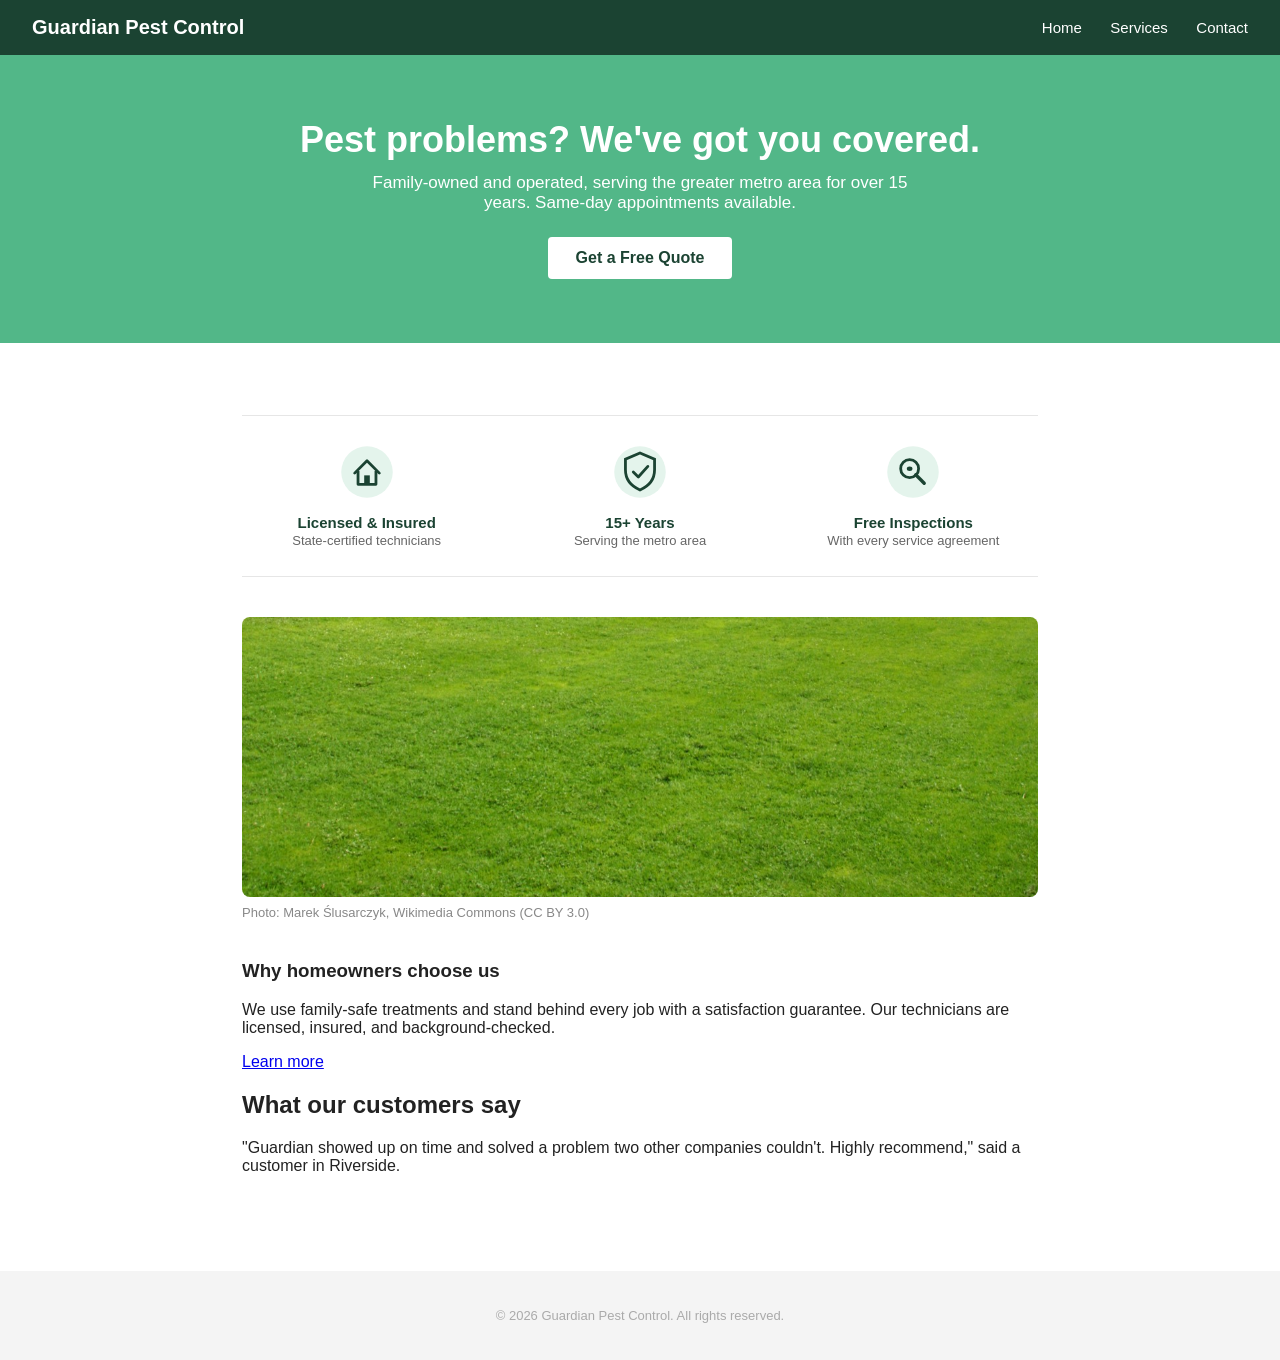
<file: docs/index.html>
<!DOCTYPE html>
<html lang="en">
<head>
<meta charset="utf-8">
<meta name="viewport" content="width=device-width, initial-scale=1">
<title>Guardian Pest Control | Home</title>
<link rel="stylesheet" href="style.css">
</head>
<body>
<header>
  <a class="brand" href="index.html">Guardian Pest Control</a>
  <nav>
    <a href="index.html">Home</a>
    <a href="services.html">Services</a>
    <a href="contact.html">Contact</a>
  </nav>
</header>

<div class="hero">
  <h1>Pest problems? We've got you covered.</h1>
  <p>Family-owned and operated, serving the greater metro area for over 15 years.
     Same-day appointments available.</p>
  <a class="cta-button" href="contact.html" tabindex="3">Get a Free Quote</a>
</div>

<main>
  <div class="trust-row">
    <div class="trust-item">
      <img src="images/icon-house.svg" width="56" height="56">
      <div class="trust-label">Licensed &amp; Insured</div>
      <div class="trust-sub">State-certified technicians</div>
    </div>
    <div class="trust-item">
      <img src="images/shield-badge-dark.svg" width="56" height="56" alt="Satisfaction guarantee badge">
      <div class="trust-label">15+ Years</div>
      <div class="trust-sub">Serving the metro area</div>
    </div>
    <div class="trust-item">
      <img src="images/icon-inspect.svg" width="56" height="56" alt="">
      <div class="trust-label">Free Inspections</div>
      <div class="trust-sub">With every service agreement</div>
    </div>
  </div>

  <div class="photo-section">
    <img src="images/lawn-hero.jpg" alt="A well-maintained residential lawn, the kind of yard Guardian treats every week">
    <div class="photo-caption">Photo: Marek Ślusarczyk, Wikimedia Commons (CC BY 3.0)</div>
  </div>

  <h3>Why homeowners choose us</h3>
  <p>We use family-safe treatments and stand behind every job with a
     satisfaction guarantee. Our technicians are licensed, insured, and
     background-checked.</p>

  <p><a href="services.html">Learn more</a></p>

  <h2>What our customers say</h2>
  <p>"Guardian showed up on time and solved a problem two other companies
     couldn't. Highly recommend," said a customer in Riverside.</p>
</main>

<footer>
  <p>&copy; 2026 Guardian Pest Control. All rights reserved.</p>
</footer>
</body>
</html>
</file>
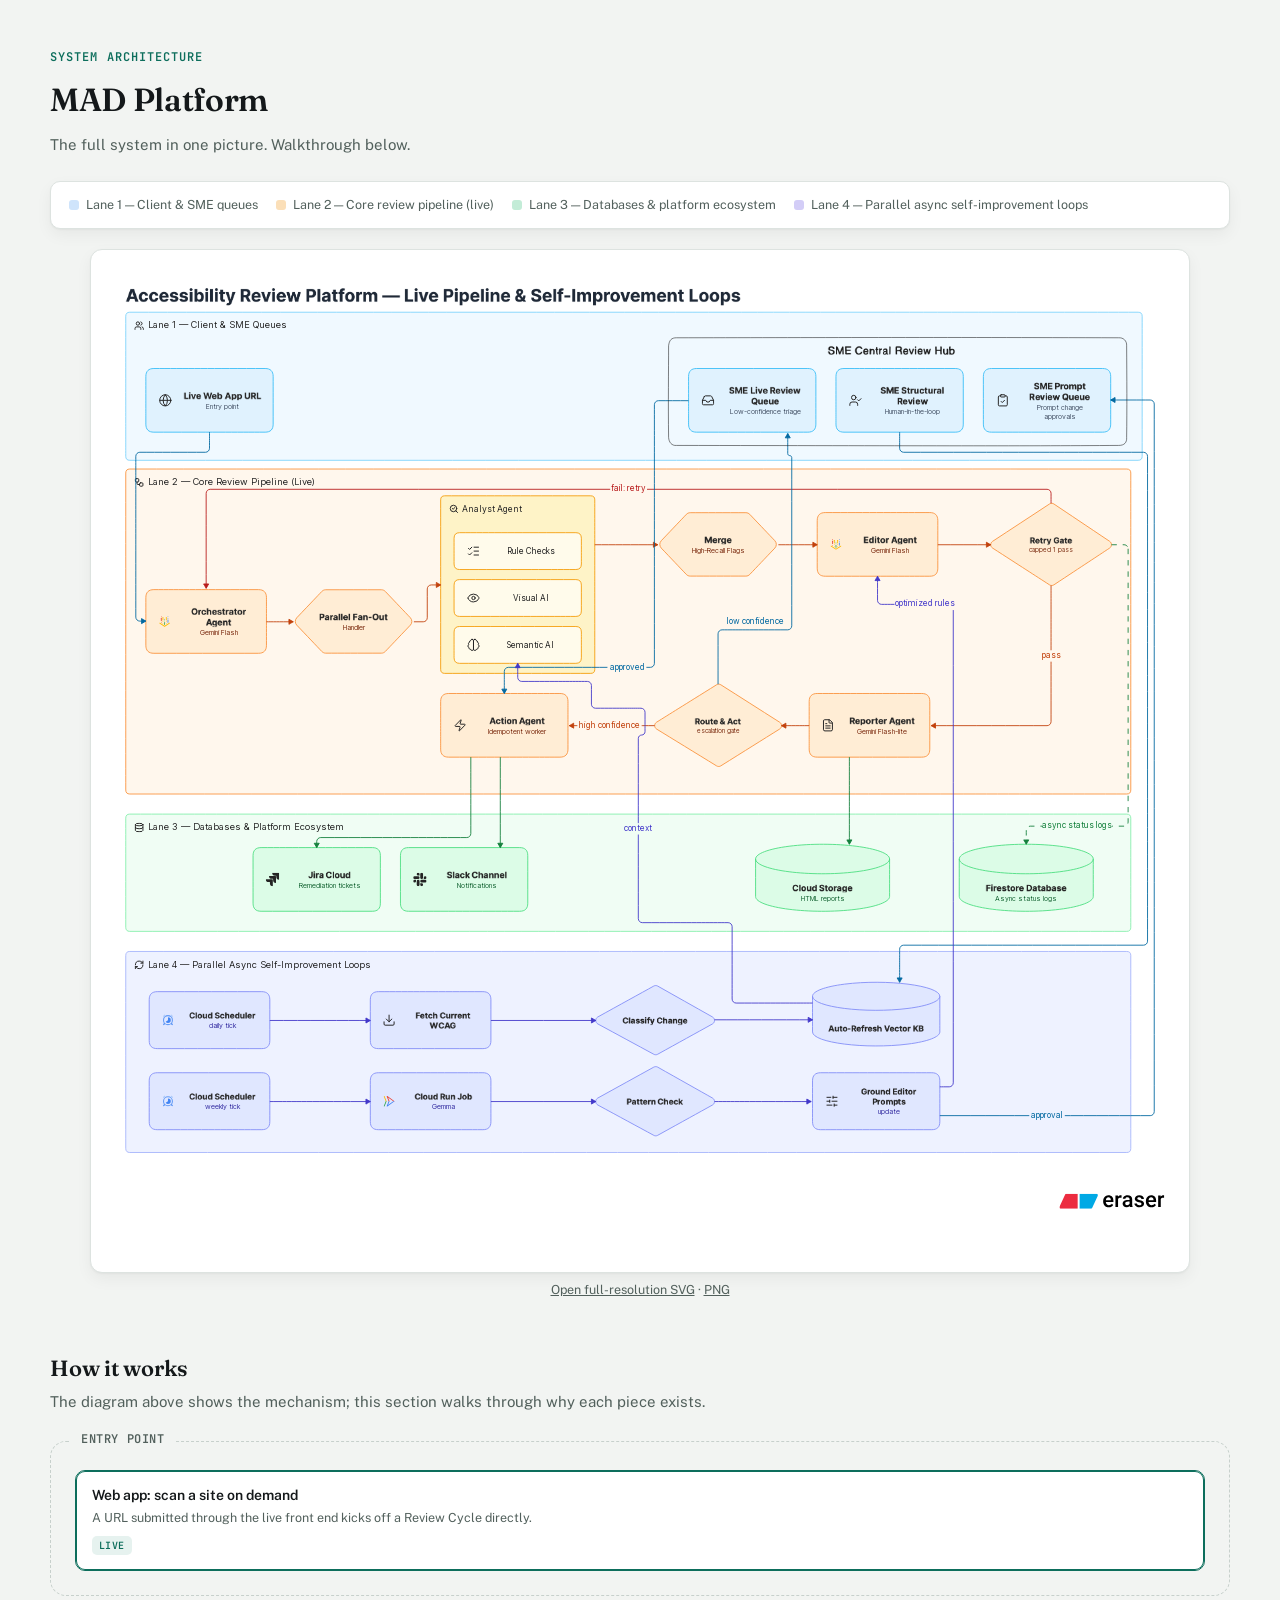
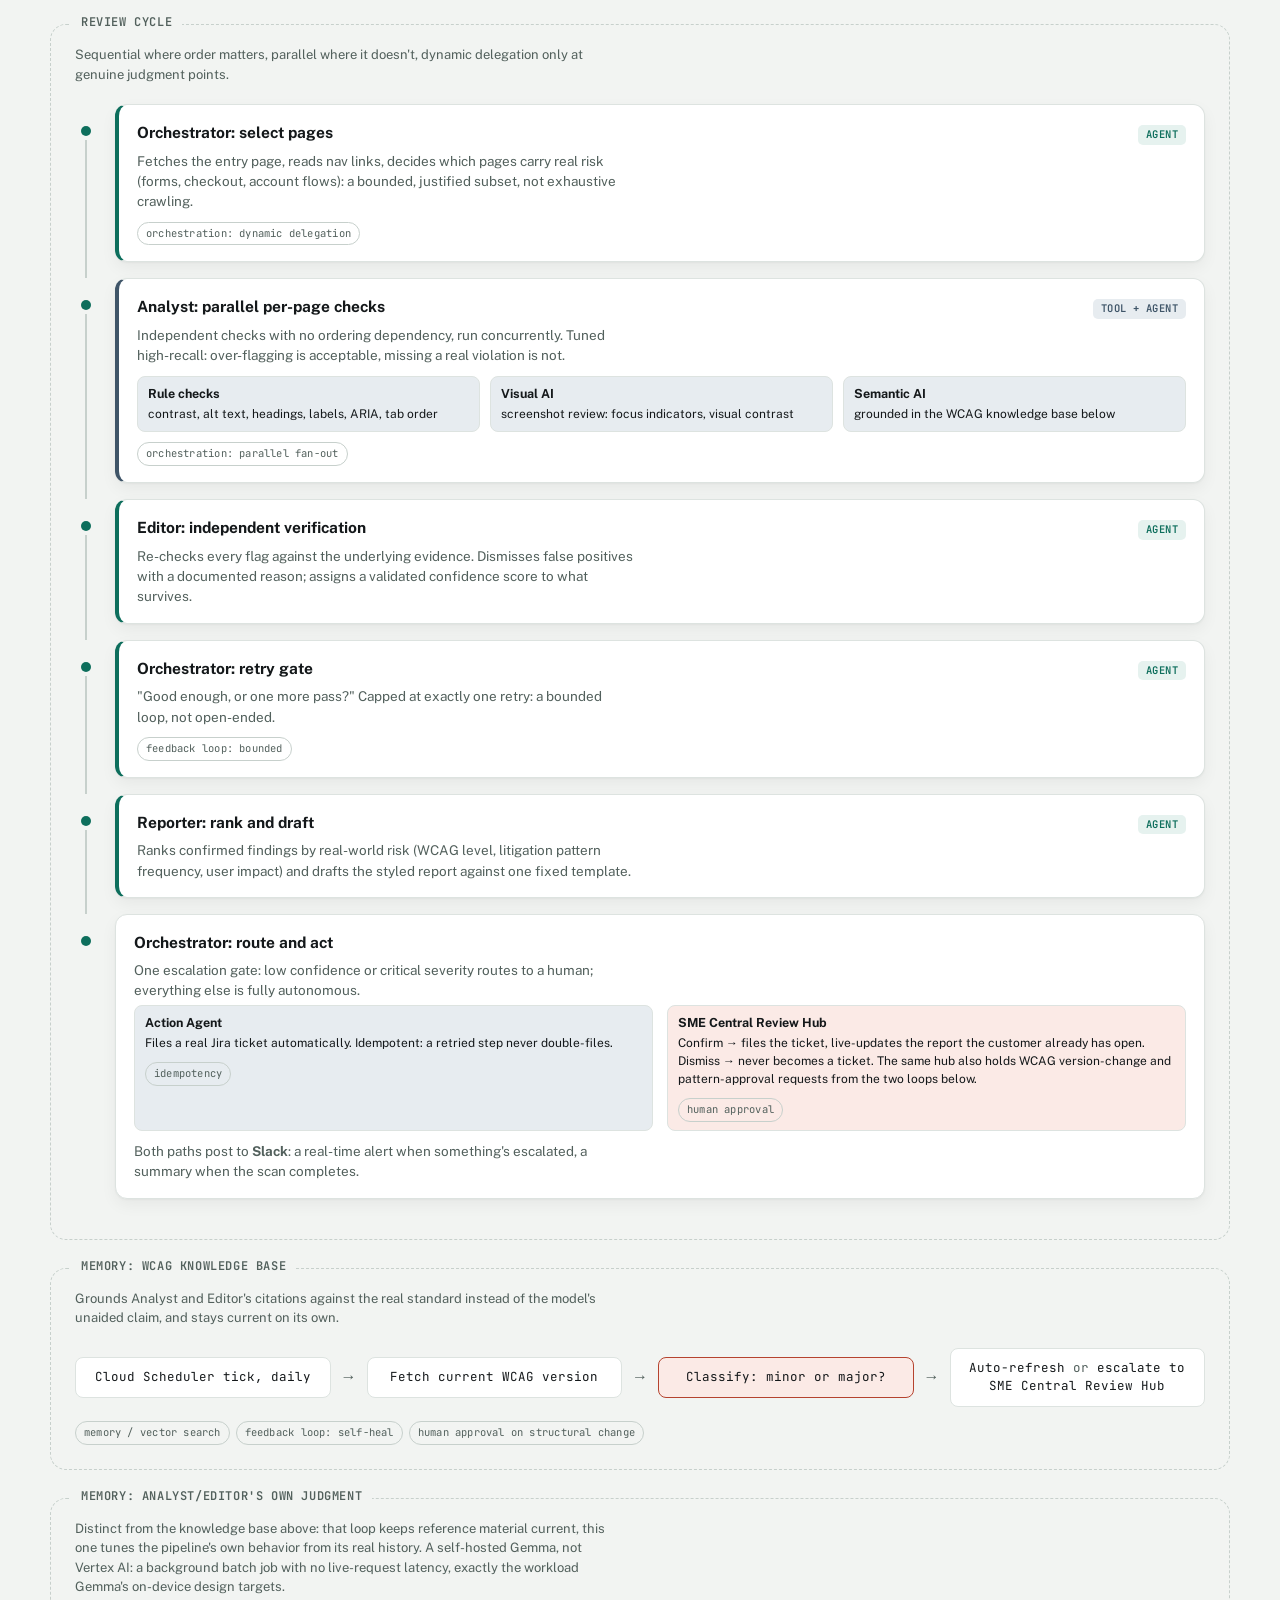
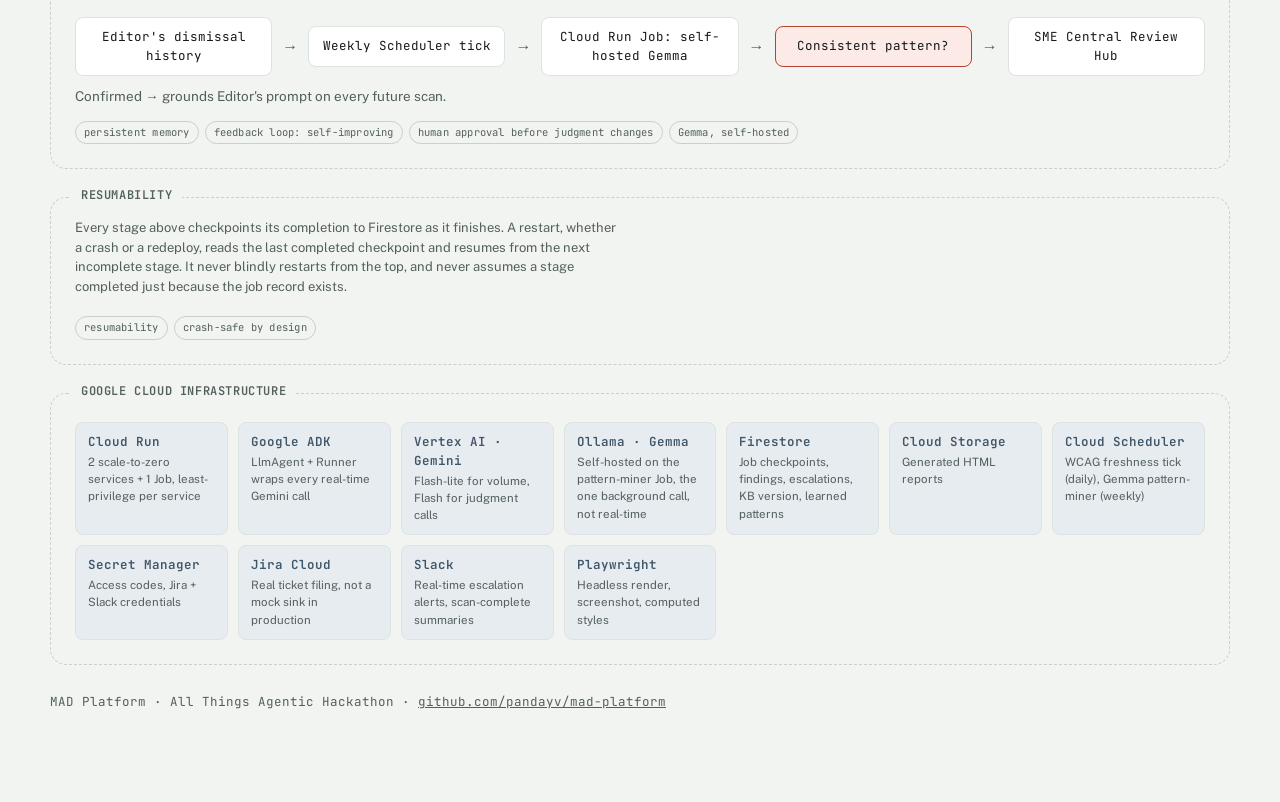
<file: docs/architecture.html>
<!DOCTYPE html>
<html lang="en">
<head>
<meta charset="utf-8">
<meta name="viewport" content="width=device-width, initial-scale=1">
<title>MAD Platform Architecture</title>
<link rel="preconnect" href="https://fonts.googleapis.com">
<link rel="preconnect" href="https://fonts.gstatic.com" crossorigin>
<link href="https://fonts.googleapis.com/css2?family=Fraunces:opsz,wght@9..144,500;9..144,600;9..144,700&family=Public+Sans:wght@400;500;600;700&family=JetBrains+Mono:wght@400;500;600&display=swap" rel="stylesheet">
<style>
:root {
  --bg: #f2f4f2; --surface: #ffffff; --ink: #14181a; --ink-soft: #52605c;
  --border: #dde3e0; --border-strong: #c7d0cc;
  --agent: #0d6e5c; --agent-tint: #e6f2ef;
  --infra: #3f5568; --infra-tint: #e7ecf0;
  --data: #a15c1f; --data-tint: #f7ecdf;
  --external: #6c4fb0; --external-tint: #efeafa;
  --human: #b5432f; --human-tint: #fbeae6;
  --muted-stroke: #b7c0bc; --muted-text: #8b968f;
  --shadow: 0 1px 2px rgba(20,24,26,0.04), 0 6px 16px rgba(20,24,26,0.05);
}
@media (prefers-color-scheme: dark) {
  :root:not([data-theme="light"]) {
    --bg: #12181a; --surface: #1a2225; --ink: #eef2ef; --ink-soft: #a9b6b1;
    --border: #2c3a37; --border-strong: #3c4d49;
    --agent: #4fd9b8; --agent-tint: #16332c;
    --infra: #9fb3c8; --infra-tint: #202b34;
    --data: #e0a052; --data-tint: #3a2a15;
    --external: #b39ce8; --external-tint: #2a2440;
    --human: #e2735c; --human-tint: #3a2019;
    --muted-stroke: #3c4a46; --muted-text: #5f6b67;
    --shadow: 0 1px 2px rgba(0,0,0,0.35), 0 8px 20px rgba(0,0,0,0.35);
  }
}
:root[data-theme="dark"] {
  --bg: #12181a; --surface: #1a2225; --ink: #eef2ef; --ink-soft: #a9b6b1;
  --border: #2c3a37; --border-strong: #3c4d49;
  --agent: #4fd9b8; --agent-tint: #16332c;
  --infra: #9fb3c8; --infra-tint: #202b34;
  --data: #e0a052; --data-tint: #3a2a15;
  --external: #b39ce8; --external-tint: #2a2440;
  --human: #e2735c; --human-tint: #3a2019;
  --muted-stroke: #3c4a46; --muted-text: #5f6b67;
  --shadow: 0 1px 2px rgba(0,0,0,0.35), 0 8px 20px rgba(0,0,0,0.35);
}
* { box-sizing: border-box; }
html, body { margin: 0; }
body {
  background: var(--bg); color: var(--ink);
  font-family: "Public Sans", -apple-system, "Segoe UI", sans-serif;
  line-height: 1.5; padding: 48px 20px 90px;
}
.mono { font-family: "JetBrains Mono", monospace; }
.page { max-width: 1180px; margin: 0 auto; }
header { margin-bottom: 24px; }
.eyebrow {
  font-family: "JetBrains Mono", monospace; font-size: 12px; letter-spacing: 0.09em;
  text-transform: uppercase; color: var(--agent); font-weight: 600; margin-bottom: 10px;
}
h1 {
  font-family: "Fraunces", Georgia, serif; font-size: 32px; font-weight: 600;
  margin: 0 0 10px; text-wrap: balance; letter-spacing: -0.01em;
}
h2 {
  font-family: "Fraunces", Georgia, serif; font-size: 22px; font-weight: 600;
  margin: 0 0 6px; letter-spacing: -0.01em;
}
.dek { color: var(--ink-soft); font-size: 15px; max-width: 78ch; }
.legend {
  display: flex; flex-wrap: wrap; gap: 8px 18px; margin: 20px 0 20px;
  padding: 14px 18px; background: var(--surface); border: 1px solid var(--border);
  border-radius: 10px; box-shadow: var(--shadow); font-size: 12.5px;
}
.legend-item { display: flex; align-items: center; gap: 7px; color: var(--ink-soft); }
.legend-dot { width: 10px; height: 10px; border-radius: 3px; flex-shrink: 0; }
.diagram-frame {
  background: var(--surface); border: 1px solid var(--border); border-radius: 12px;
  padding: 18px; box-shadow: var(--shadow); overflow-x: auto;
}
.diagram-frame img { max-width: 100%; height: auto; display: block; margin: 0 auto; border-radius: 6px; }
figcaption { margin-top: 10px; font-size: 13px; color: var(--ink-soft); text-align: center; }
.diagram-links { margin-top: 8px; font-size: 12.5px; color: var(--ink-soft); text-align: center; }
.diagram-links a { color: inherit; }

/* ---- prose walkthrough, restored from the pre-diagram text version ---- */
.walkthrough { margin-top: 52px; }
.walkthrough > .dek { margin-bottom: 28px; }
.zone {
  border: 1px dashed var(--border-strong);
  border-radius: 16px;
  padding: 28px 24px 24px;
  margin-bottom: 28px;
  position: relative;
}
.zone-label {
  position: absolute; top: -12px; left: 20px;
  background: var(--bg); padding: 0 10px;
  font-family: "JetBrains Mono", monospace; font-size: 12px; font-weight: 600;
  letter-spacing: 0.05em; text-transform: uppercase; color: var(--ink-soft);
}
.zone-note { font-size: 13px; color: var(--ink-soft); margin: -8px 0 20px; max-width: 68ch; }

.trigger-row { display: flex; gap: 14px; flex-wrap: wrap; }
.trigger {
  flex: 1; min-width: 200px; border-radius: 10px; padding: 14px 16px;
  border: 1px solid var(--border); background: var(--surface);
}
.trigger.active { border-color: var(--agent); box-shadow: 0 0 0 1px var(--agent) inset; }
.trigger .label { font-weight: 600; font-size: 14px; margin-bottom: 3px; }
.trigger .desc { font-size: 12.5px; color: var(--ink-soft); }
.trigger .tag {
  display: inline-block; font-family: "JetBrains Mono", monospace; font-size: 10px;
  letter-spacing: 0.04em; text-transform: uppercase; padding: 2px 7px; border-radius: 5px;
  margin-top: 8px; font-weight: 600; background: var(--agent-tint); color: var(--agent);
}

.pipeline { display: flex; flex-direction: column; gap: 0; }
.step-row { display: flex; align-items: stretch; gap: 18px; }
.step-connector { display: flex; flex-direction: column; align-items: center; width: 22px; flex-shrink: 0; }
.step-connector .dot { width: 10px; height: 10px; border-radius: 50%; background: var(--agent); margin-top: 22px; flex-shrink: 0; }
.step-connector .line { width: 2px; flex: 1; background: var(--border-strong); margin-top: 4px; }
.step-row:last-child .step-connector .line { display: none; }

.step-card {
  flex: 1; background: var(--surface); border: 1px solid var(--border); border-radius: 12px;
  padding: 16px 18px; margin-bottom: 16px; box-shadow: var(--shadow); position: relative;
}
.step-card.tool { border-left: 4px solid var(--infra); }
.step-card.agent { border-left: 4px solid var(--agent); }
.step-card.human { border-left: 4px solid var(--human); }

.step-head { display: flex; justify-content: space-between; align-items: baseline; gap: 12px; flex-wrap: wrap; }
.step-title { font-weight: 700; font-size: 15.5px; }
.step-kind {
  font-family: "JetBrains Mono", monospace; font-size: 10.5px; letter-spacing: 0.04em;
  text-transform: uppercase; font-weight: 600; padding: 2px 8px; border-radius: 5px; white-space: nowrap;
}
.step-kind.agent { background: var(--agent-tint); color: var(--agent); }
.step-kind.tool { background: var(--infra-tint); color: var(--infra); }
.step-kind.human { background: var(--human-tint); color: var(--human); }

.step-desc { font-size: 13.5px; color: var(--ink-soft); margin-top: 6px; max-width: 62ch; }

.lens-tags { display: flex; gap: 6px; flex-wrap: wrap; margin-top: 10px; }
.lens-tag {
  font-size: 10.5px; font-family: "JetBrains Mono", monospace; padding: 3px 8px; border-radius: 999px;
  border: 1px solid var(--border-strong); color: var(--ink-soft); letter-spacing: 0.02em;
}

.branch-group { display: grid; grid-template-columns: repeat(3, 1fr); gap: 10px; margin-top: 10px; }
.branch-item { background: var(--infra-tint); border: 1px solid var(--border); border-radius: 8px; padding: 8px 10px; font-size: 12px; color: var(--ink); }
.branch-item b { display: block; font-size: 12.5px; margin-bottom: 2px; }

.route-split { display: grid; grid-template-columns: 1fr 1fr; gap: 14px; margin-top: 4px; }

.loop-diagram { display: flex; align-items: center; gap: 10px; flex-wrap: wrap; margin-top: 8px; }
.loop-node {
  background: var(--surface); border: 1px solid var(--border); border-radius: 8px;
  padding: 10px 12px; font-size: 12.5px; flex: 1; min-width: 130px; text-align: center;
}
.loop-node.decision { border-color: var(--human); background: var(--human-tint); }
.loop-arrow { color: var(--ink-soft); font-size: 16px; flex-shrink: 0; }

.infra-grid { display: grid; grid-template-columns: repeat(auto-fit, minmax(150px, 1fr)); gap: 10px; }
.infra-item { background: var(--infra-tint); border: 1px solid var(--border); border-radius: 8px; padding: 10px 12px; }
.infra-item .name { font-family: "JetBrains Mono", monospace; font-size: 12.5px; font-weight: 600; color: var(--infra); }
.infra-item .role { font-size: 11.5px; color: var(--ink-soft); margin-top: 2px; }

footer { margin-top: 24px; font-size: 12.5px; color: var(--ink-soft); font-family: "JetBrains Mono", monospace; }

@media (max-width: 640px) {
  .branch-group { grid-template-columns: 1fr; }
  .route-split { grid-template-columns: 1fr; }
  h1 { font-size: 26px; }
}
</style>
</head>
<body>

<div class="page">
<header>
  <div class="eyebrow">System Architecture</div>
  <h1>MAD Platform</h1>
  <div class="dek">The full system in one picture. Walkthrough below.</div>
</header>

<div class="legend">
  <div class="legend-item"><span class="legend-dot" style="background:#cfe4fb"></span>Lane 1 &mdash; Client &amp; SME queues</div>
  <div class="legend-item"><span class="legend-dot" style="background:#fbdfb8"></span>Lane 2 &mdash; Core review pipeline (live)</div>
  <div class="legend-item"><span class="legend-dot" style="background:#c3ecd7"></span>Lane 3 &mdash; Databases &amp; platform ecosystem</div>
  <div class="legend-item"><span class="legend-dot" style="background:#d3cdf7"></span>Lane 4 &mdash; Parallel async self-improvement loops</div>
</div>

<figure>
<div class="diagram-frame">
<img src="architecture-diagram.svg" alt="MAD Platform architecture diagram, four lanes. Lane 1: a Live Web App URL entry point, and an SME Central Review Hub with three sub-queues (Live Review Queue for low-confidence triage, Structural Review, Prompt Review Queue for pattern approvals). Lane 2, the core live pipeline: Orchestrator Agent fans out to Analyst Agent's three parallel checks (Rule Checks, Visual AI, Semantic AI), which merge into Editor Agent, then a Retry Gate capped at one pass, then Reporter Agent, then a Route and Act escalation gate that either goes to Action Agent directly (high confidence) or to the SME Live Review Queue (low confidence); Action Agent files Jira tickets and posts Slack notifications. Lane 3: Cloud Storage for HTML reports and Firestore for async status logs. Lane 4: two scheduled loops, a daily WCAG freshness check (fetch current WCAG version, classify the change, auto-refresh the vector knowledge base) and a weekly Cloud Run Job running a self-hosted Gemma model that mines dismissal patterns, checks them against existing patterns, and once an SME approves, grounds Editor Agent's prompt with the optimized rules.">
</div>
<div class="diagram-links"><a href="architecture-diagram.svg">Open full-resolution SVG</a> &middot; <a href="architecture-diagram.png">PNG</a></div>
</figure>

<div class="walkthrough">
<h2>How it works</h2>
<div class="dek">The diagram above shows the mechanism; this section walks through why each piece exists.</div>

<div class="zone">
  <div class="zone-label">Entry point</div>
  <div class="trigger-row">
    <div class="trigger active">
      <div class="label">Web app: scan a site on demand</div>
      <div class="desc">A URL submitted through the live front end kicks off a Review Cycle directly.</div>
      <span class="tag">Live</span>
    </div>
  </div>
</div>

<div class="zone">
  <div class="zone-label">Review Cycle</div>
  <div class="zone-note">Sequential where order matters, parallel where it doesn't, dynamic delegation only at genuine judgment points.</div>

  <div class="pipeline">

    <div class="step-row">
      <div class="step-connector"><div class="dot"></div><div class="line"></div></div>
      <div class="step-card agent">
        <div class="step-head">
          <span class="step-title">Orchestrator: select pages</span>
          <span class="step-kind agent">agent</span>
        </div>
        <div class="step-desc">Fetches the entry page, reads nav links, decides which pages carry real risk (forms, checkout, account flows): a bounded, justified subset, not exhaustive crawling.</div>
        <div class="lens-tags"><span class="lens-tag">orchestration: dynamic delegation</span></div>
      </div>
    </div>

    <div class="step-row">
      <div class="step-connector"><div class="dot"></div><div class="line"></div></div>
      <div class="step-card tool">
        <div class="step-head">
          <span class="step-title">Analyst: parallel per-page checks</span>
          <span class="step-kind tool">tool + agent</span>
        </div>
        <div class="step-desc">Independent checks with no ordering dependency, run concurrently. Tuned high-recall: over-flagging is acceptable, missing a real violation is not.</div>
        <div class="branch-group">
          <div class="branch-item"><b>Rule checks</b>contrast, alt text, headings, labels, ARIA, tab order</div>
          <div class="branch-item"><b>Visual AI</b>screenshot review: focus indicators, visual contrast</div>
          <div class="branch-item"><b>Semantic AI</b>grounded in the WCAG knowledge base below</div>
        </div>
        <div class="lens-tags"><span class="lens-tag">orchestration: parallel fan-out</span></div>
      </div>
    </div>

    <div class="step-row">
      <div class="step-connector"><div class="dot"></div><div class="line"></div></div>
      <div class="step-card agent">
        <div class="step-head">
          <span class="step-title">Editor: independent verification</span>
          <span class="step-kind agent">agent</span>
        </div>
        <div class="step-desc">Re-checks every flag against the underlying evidence. Dismisses false positives with a documented reason; assigns a validated confidence score to what survives.</div>
      </div>
    </div>

    <div class="step-row">
      <div class="step-connector"><div class="dot"></div><div class="line"></div></div>
      <div class="step-card agent">
        <div class="step-head">
          <span class="step-title">Orchestrator: retry gate</span>
          <span class="step-kind agent">agent</span>
        </div>
        <div class="step-desc">"Good enough, or one more pass?" Capped at exactly one retry: a bounded loop, not open-ended.</div>
        <div class="lens-tags"><span class="lens-tag">feedback loop: bounded</span></div>
      </div>
    </div>

    <div class="step-row">
      <div class="step-connector"><div class="dot"></div><div class="line"></div></div>
      <div class="step-card agent">
        <div class="step-head">
          <span class="step-title">Reporter: rank and draft</span>
          <span class="step-kind agent">agent</span>
        </div>
        <div class="step-desc">Ranks confirmed findings by real-world risk (WCAG level, litigation pattern frequency, user impact) and drafts the styled report against one fixed template.</div>
      </div>
    </div>

    <div class="step-row">
      <div class="step-connector"><div class="dot"></div></div>
      <div class="step-card">
        <div class="step-head">
          <span class="step-title">Orchestrator: route and act</span>
        </div>
        <div class="step-desc">One escalation gate: low confidence or critical severity routes to a human; everything else is fully autonomous.</div>
        <div class="route-split">
          <div class="branch-item" style="background:var(--infra-tint)"><b>Action Agent</b>Files a real Jira ticket automatically. Idempotent: a retried step never double-files.<div class="lens-tags"><span class="lens-tag">idempotency</span></div></div>
          <div class="branch-item" style="background:var(--human-tint)"><b>SME Central Review Hub</b>Confirm &rarr; files the ticket, live-updates the report the customer already has open. Dismiss &rarr; never becomes a ticket. The same hub also holds WCAG version-change and pattern-approval requests from the two loops below.<div class="lens-tags"><span class="lens-tag">human approval</span></div></div>
        </div>
        <div class="step-desc" style="margin-top:10px">Both paths post to <b>Slack</b>: a real-time alert when something's escalated, a summary when the scan completes.</div>
      </div>
    </div>

  </div>
</div>

<div class="zone">
  <div class="zone-label">Memory: WCAG knowledge base</div>
  <div class="zone-note">Grounds Analyst and Editor's citations against the real standard instead of the model's unaided claim, and stays current on its own.</div>
  <div class="loop-diagram">
    <div class="loop-node mono">Cloud Scheduler tick, daily</div>
    <div class="loop-arrow">&rarr;</div>
    <div class="loop-node mono">Fetch current WCAG version</div>
    <div class="loop-arrow">&rarr;</div>
    <div class="loop-node decision mono">Classify: minor or major?</div>
    <div class="loop-arrow">&rarr;</div>
    <div class="loop-node mono">Auto-refresh <span style="color:var(--ink-soft)">or</span> escalate to SME Central Review Hub</div>
  </div>
  <div class="lens-tags" style="margin-top:14px"><span class="lens-tag">memory / vector search</span><span class="lens-tag">feedback loop: self-heal</span><span class="lens-tag">human approval on structural change</span></div>
</div>

<div class="zone">
  <div class="zone-label">Memory: Analyst/Editor's own judgment</div>
  <div class="zone-note">Distinct from the knowledge base above: that loop keeps reference material current, this one tunes the pipeline's own behavior from its real history. A self-hosted Gemma, not Vertex AI: a background batch job with no live-request latency, exactly the workload Gemma's on-device design targets.</div>
  <div class="loop-diagram">
    <div class="loop-node mono">Editor's dismissal history</div>
    <div class="loop-arrow">&rarr;</div>
    <div class="loop-node mono">Weekly Scheduler tick</div>
    <div class="loop-arrow">&rarr;</div>
    <div class="loop-node mono">Cloud Run Job: self-hosted Gemma</div>
    <div class="loop-arrow">&rarr;</div>
    <div class="loop-node decision mono">Consistent pattern?</div>
    <div class="loop-arrow">&rarr;</div>
    <div class="loop-node mono">SME Central Review Hub</div>
  </div>
  <div class="step-desc" style="margin-top:10px">Confirmed &rarr; grounds Editor's prompt on every future scan.</div>
  <div class="lens-tags" style="margin-top:14px"><span class="lens-tag">persistent memory</span><span class="lens-tag">feedback loop: self-improving</span><span class="lens-tag">human approval before judgment changes</span><span class="lens-tag">Gemma, self-hosted</span></div>
</div>

<div class="zone">
  <div class="zone-label">Resumability</div>
  <div class="zone-note">Every stage above checkpoints its completion to Firestore as it finishes. A restart, whether a crash or a redeploy, reads the last completed checkpoint and resumes from the next incomplete stage. It never blindly restarts from the top, and never assumes a stage completed just because the job record exists.</div>
  <div class="lens-tags"><span class="lens-tag">resumability</span><span class="lens-tag">crash-safe by design</span></div>
</div>

<div class="zone">
  <div class="zone-label">Google Cloud infrastructure</div>
  <div class="infra-grid">
    <div class="infra-item"><div class="name">Cloud Run</div><div class="role">2 scale-to-zero services + 1 Job, least-privilege per service</div></div>
    <div class="infra-item"><div class="name">Google ADK</div><div class="role">LlmAgent + Runner wraps every real-time Gemini call</div></div>
    <div class="infra-item"><div class="name">Vertex AI &middot; Gemini</div><div class="role">Flash-lite for volume, Flash for judgment calls</div></div>
    <div class="infra-item"><div class="name">Ollama &middot; Gemma</div><div class="role">Self-hosted on the pattern-miner Job, the one background call, not real-time</div></div>
    <div class="infra-item"><div class="name">Firestore</div><div class="role">Job checkpoints, findings, escalations, KB version, learned patterns</div></div>
    <div class="infra-item"><div class="name">Cloud Storage</div><div class="role">Generated HTML reports</div></div>
    <div class="infra-item"><div class="name">Cloud Scheduler</div><div class="role">WCAG freshness tick (daily), Gemma pattern-miner (weekly)</div></div>
    <div class="infra-item"><div class="name">Secret Manager</div><div class="role">Access codes, Jira + Slack credentials</div></div>
    <div class="infra-item"><div class="name">Jira Cloud</div><div class="role">Real ticket filing, not a mock sink in production</div></div>
    <div class="infra-item"><div class="name">Slack</div><div class="role">Real-time escalation alerts, scan-complete summaries</div></div>
    <div class="infra-item"><div class="name">Playwright</div><div class="role">Headless render, screenshot, computed styles</div></div>
  </div>
</div>
</div>

<footer>MAD Platform &middot; All Things Agentic Hackathon &middot; <a href="https://github.com/pandayv/mad-platform" style="color:inherit">github.com/pandayv/mad-platform</a></footer>
</div>
</body>
</html>
</file>
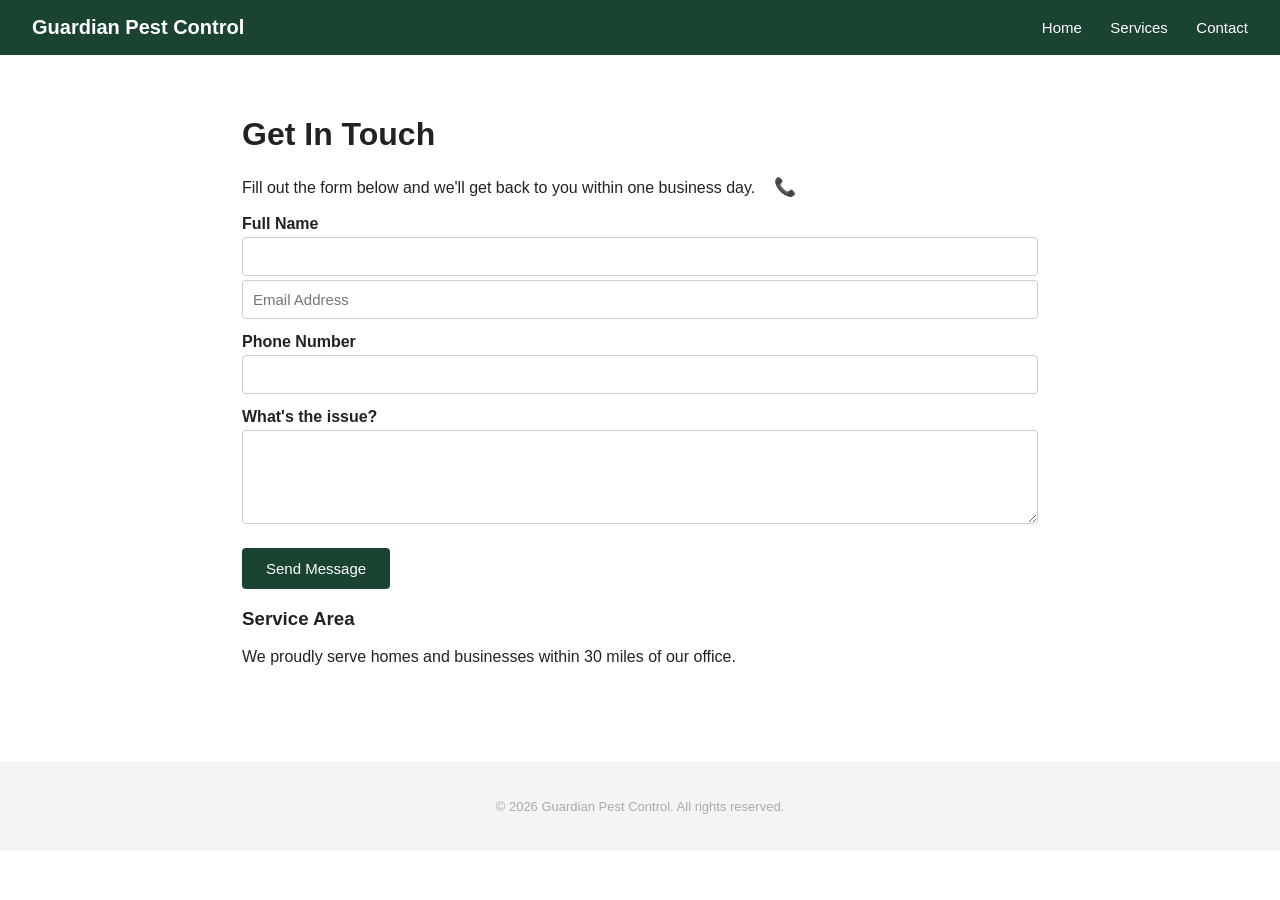
<file: docs/contact.html>
<!DOCTYPE html>
<html lang="en">
<head>
<meta charset="utf-8">
<meta name="viewport" content="width=device-width, initial-scale=1">
<title>Guardian Pest Control | Contact</title>
<link rel="stylesheet" href="style.css">
</head>
<body>
<header>
  <a class="brand" href="index.html">Guardian Pest Control</a>
  <nav>
    <a href="index.html">Home</a>
    <a href="services.html">Services</a>
    <a href="contact.html">Contact</a>
  </nav>
</header>

<main>
  <h1>Get In Touch</h1>
  <p>Fill out the form below and we'll get back to you within one business day.
     <button class="icon-button" aria-hidden="true">&#128222;</button>
  </p>

  <form>
    <label for="name-field">Full Name</label>
    <input type="text" id="name-field" name="name">

    <input type="email" name="email" placeholder="Email Address">

    <label for="phone-field">Phone Number</label>
    <input type="tel" id="phone-field" name="phone">

    <label for="message-field">What's the issue?</label>
    <textarea id="message-field" name="message" rows="4"></textarea>

    <button type="submit">Send Message</button>
  </form>

  <h3>Service Area</h3>
  <p>We proudly serve homes and businesses within 30 miles of our office.</p>
</main>

<footer>
  <p>&copy; 2026 Guardian Pest Control. All rights reserved.</p>
</footer>
</body>
</html>
</file>
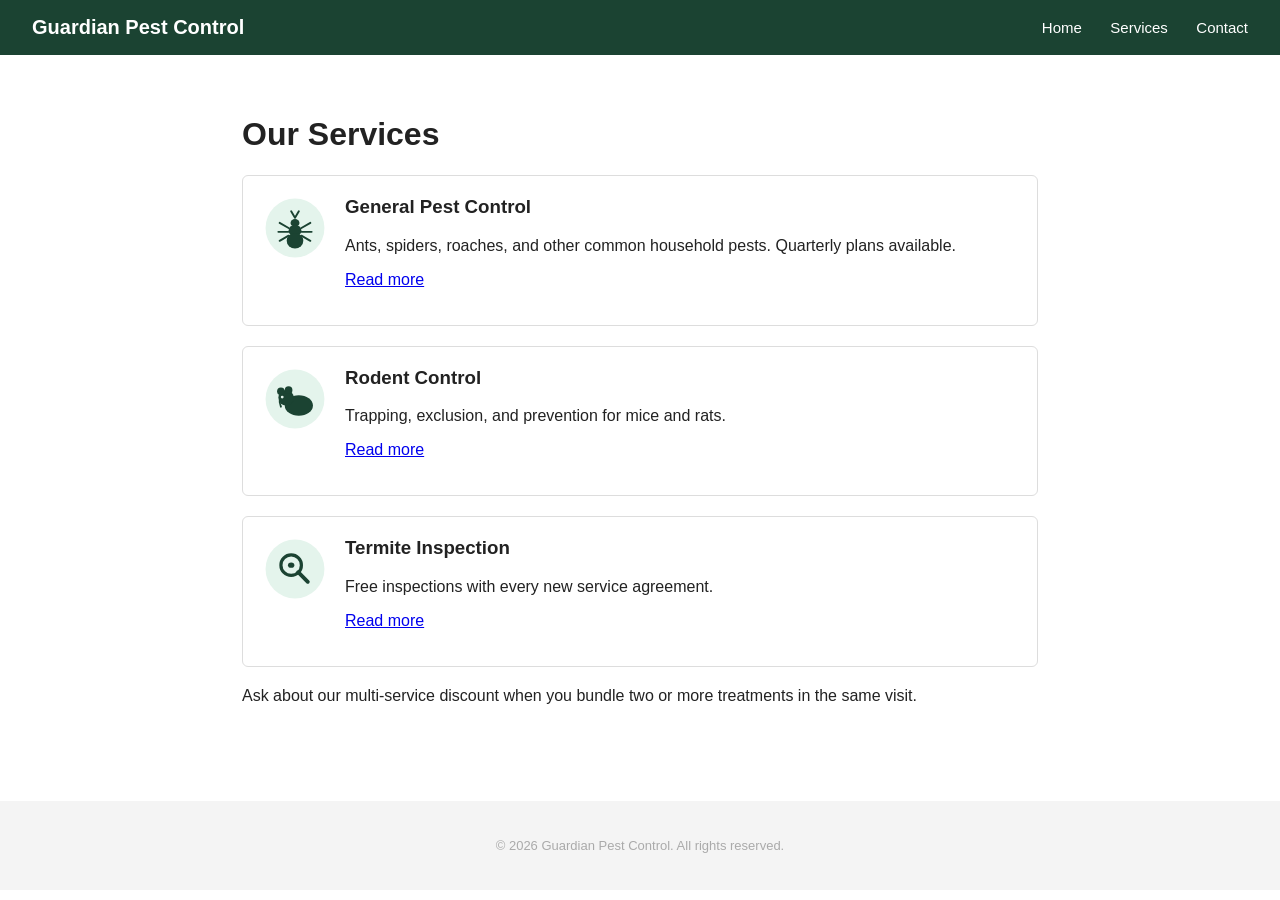
<file: docs/services.html>
<!DOCTYPE html>
<html lang="en">
<head>
<meta charset="utf-8">
<meta name="viewport" content="width=device-width, initial-scale=1">
<title>Guardian Pest Control | Services</title>
<link rel="stylesheet" href="style.css">
</head>
<body>
<header>
  <a class="brand" href="index.html">Guardian Pest Control</a>
  <nav>
    <a href="index.html">Home</a>
    <a href="services.html">Services</a>
    <a href="contact.html">Contact</a>
  </nav>
</header>

<main>
  <h1>Our Services</h1>

  <div class="service-card">
    <img src="images/icon-pest.svg" width="64" height="64" alt="">
    <div class="service-body">
      <h3>General Pest Control</h3>
      <p>Ants, spiders, roaches, and other common household pests. Quarterly
         plans available.</p>
      <p><a href="contact.html">Read more</a></p>
    </div>
  </div>

  <div class="service-card">
    <img src="images/icon-rodent.svg" width="64" height="64">
    <div class="service-body">
      <h3>Rodent Control</h3>
      <p>Trapping, exclusion, and prevention for mice and rats.</p>
      <p><a href="contact.html">Read more</a></p>
    </div>
  </div>

  <div class="service-card">
    <img src="images/icon-inspect.svg" width="64" height="64">
    <div class="service-body">
      <h3>Termite Inspection</h3>
      <p>Free inspections with every new service agreement.</p>
      <p><a href="contact.html">Read more</a></p>
    </div>
  </div>

  <div aria-labelledby="pricing-heading">
    <p>Ask about our multi-service discount when you bundle two or more
       treatments in the same visit.</p>
  </div>
</main>

<footer>
  <p>&copy; 2026 Guardian Pest Control. All rights reserved.</p>
</footer>
</body>
</html>
</file>
<file: docs/style.css>
/* Guardian Pest Control -- demo site shared styles.
   Deliberately an ordinary small-business site, not a polished template --
   this is the target audience MAD Platform is built for. */
* { box-sizing: border-box; }
body {
  margin: 0;
  font-family: Arial, Helvetica, sans-serif;
  color: #222222;
  background: #ffffff;
}
header {
  background: #1b4332;
  padding: 16px 32px;
  display: flex;
  justify-content: space-between;
  align-items: center;
}
header .brand {
  color: #ffffff;
  font-size: 20px;
  font-weight: bold;
  text-decoration: none;
}
nav a {
  color: #ffffff;
  margin-left: 24px;
  text-decoration: none;
  font-size: 15px;
}
.hero {
  background: #52b788;
  color: #ffffff;
  padding: 64px 32px;
  text-align: center;
}
.hero h1 {
  margin: 0 0 12px;
  font-size: 36px;
}
.hero p {
  font-size: 17px;
  max-width: 560px;
  margin: 0 auto;
}
.cta-button {
  display: inline-block;
  margin-top: 24px;
  background: #ffffff;
  color: #1b4332;
  padding: 12px 28px;
  border-radius: 4px;
  text-decoration: none;
  font-weight: bold;
}
main {
  max-width: 860px;
  margin: 0 auto;
  padding: 40px 32px;
}
.service-card {
  border: 1px solid #dddddd;
  border-radius: 6px;
  padding: 20px;
  margin-bottom: 20px;
  display: flex;
  gap: 18px;
  align-items: flex-start;
}
.service-card img {
  width: 64px;
  height: 64px;
  flex-shrink: 0;
}
.service-card .service-body h3 {
  margin-top: 0;
}
.trust-row {
  display: flex;
  gap: 24px;
  flex-wrap: wrap;
  margin: 32px 0 40px;
  padding: 28px 0;
  border-top: 1px solid #e6e6e6;
  border-bottom: 1px solid #e6e6e6;
}
.trust-item {
  flex: 1;
  min-width: 160px;
  text-align: center;
}
.trust-item img {
  width: 56px;
  height: 56px;
  margin-bottom: 10px;
}
.trust-item .trust-label {
  font-weight: bold;
  font-size: 15px;
  color: #1b4332;
}
.trust-item .trust-sub {
  font-size: 13px;
  color: #666666;
  margin-top: 2px;
}
.photo-section {
  margin: 8px 0 40px;
}
.photo-section img {
  width: 100%;
  height: 280px;
  object-fit: cover;
  border-radius: 8px;
  display: block;
}
.photo-caption {
  font-size: 13px;
  color: #888888;
  margin-top: 8px;
}
footer {
  background: #f4f4f4;
  padding: 24px 32px;
  text-align: center;
  margin-top: 40px;
}
footer p {
  color: #aaaaaa;
  font-size: 13px;
}
form label {
  display: block;
  margin-top: 14px;
  font-weight: bold;
}
form input, form textarea {
  width: 100%;
  padding: 10px;
  margin-top: 4px;
  border: 1px solid #cccccc;
  border-radius: 4px;
  font-size: 15px;
}
form button {
  margin-top: 20px;
  background: #1b4332;
  color: #ffffff;
  border: none;
  padding: 12px 24px;
  border-radius: 4px;
  font-size: 15px;
  cursor: pointer;
}
.icon-button {
  background: none;
  border: none;
  font-size: 18px;
  margin-left: 8px;
  cursor: pointer;
}
</file>
